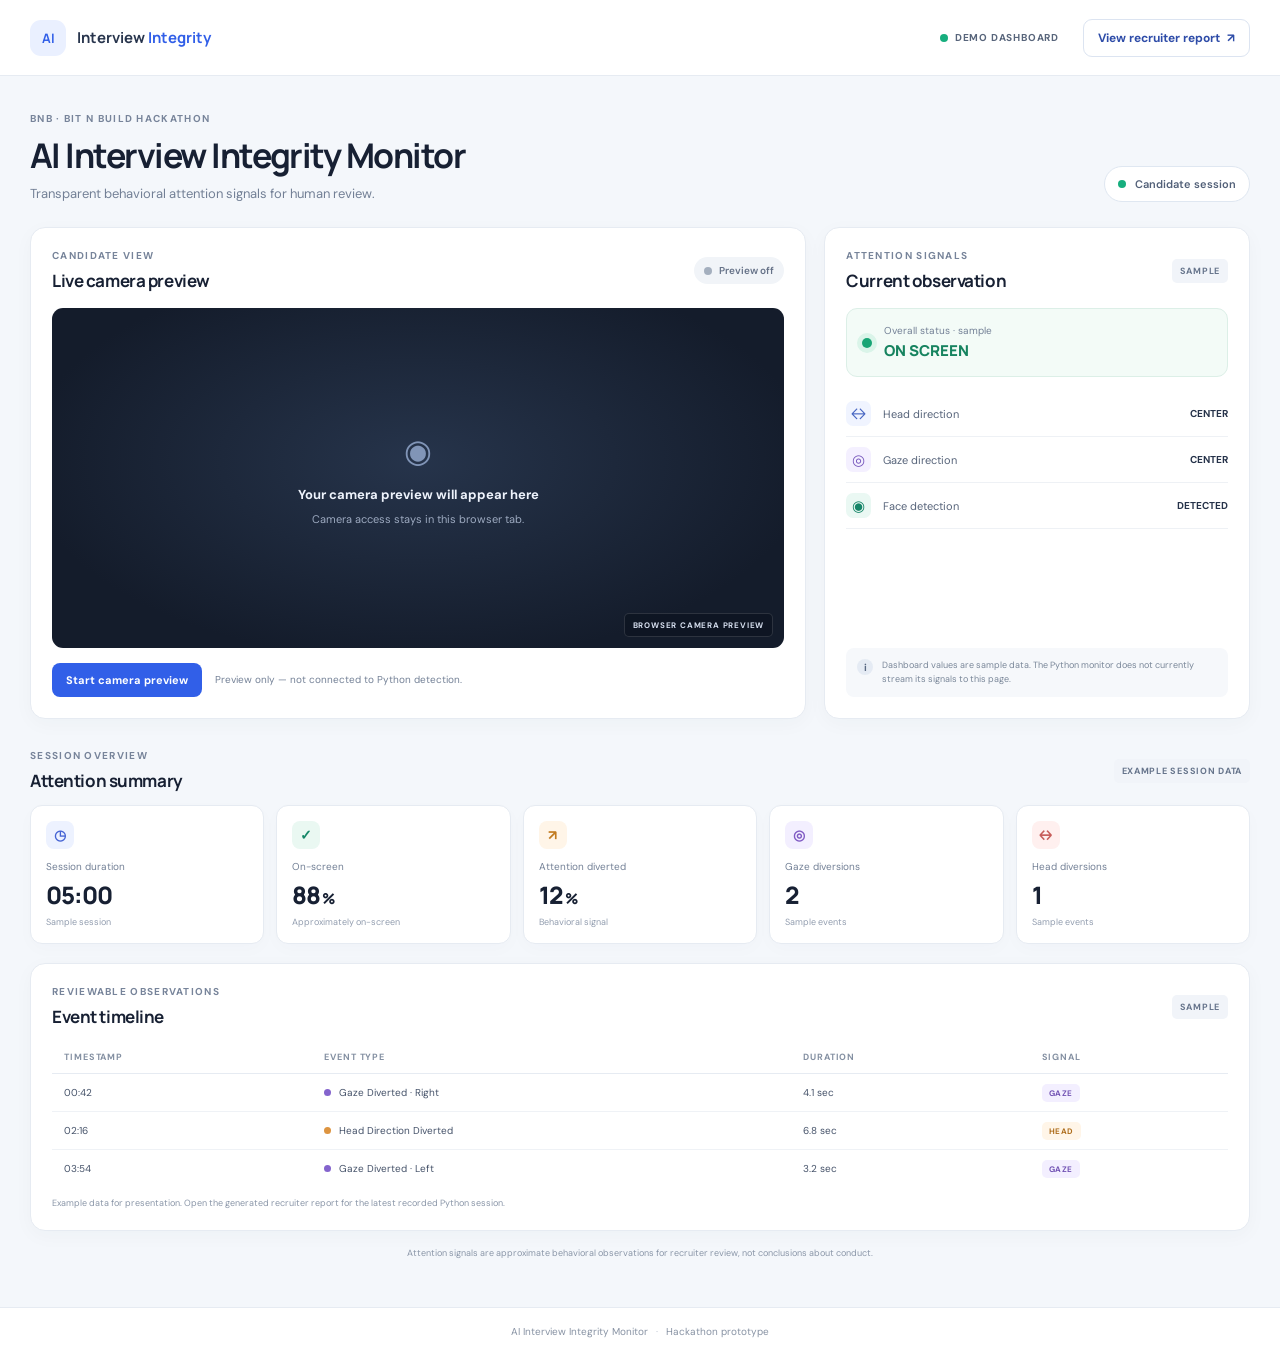
<file: index.html>
<!DOCTYPE html>
<html lang="en">
<head>
    <meta charset="UTF-8">
    <meta name="viewport" content="width=device-width, initial-scale=1">
    <meta name="theme-color" content="#f4f7fb">
    <title>AI Interview Integrity Monitor</title>
    <link rel="stylesheet" href="style.css">
</head>
<body>
    <div class="app-shell">
        <header class="topbar">
            <a class="brand" href="#" aria-label="AI Interview Integrity Monitor home">
                <span class="brand-mark" aria-hidden="true">AI</span>
                <span>Interview <strong>Integrity</strong></span>
            </a>
            <div class="topbar-right">
                <span class="demo-badge"><span class="badge-dot"></span> DEMO DASHBOARD</span>
                <a class="report-link" href="recruiter_report.html" target="_blank" rel="noopener">
                    View recruiter report <span aria-hidden="true">↗</span>
                </a>
            </div>
        </header>

        <main>
            <section class="page-heading">
                <div>
                    <p class="eyebrow">BNB · BIT N BUILD HACKATHON</p>
                    <h1>AI Interview Integrity Monitor</h1>
                    <p class="page-subtitle">Transparent behavioral attention signals for human review.</p>
                </div>
                <div class="session-chip"><span class="live-dot"></span> Candidate session</div>
            </section>

            <section class="monitor-grid" aria-label="Live monitoring">
                <article class="panel camera-panel">
                    <div class="panel-heading">
                        <div>
                            <p class="eyebrow">CANDIDATE VIEW</p>
                            <h2>Live camera preview</h2>
                        </div>
                        <span id="cameraBadge" class="camera-badge"><span class="live-dot"></span> Preview off</span>
                    </div>
                    <div class="video-frame">
                        <video id="webcam" autoplay playsinline muted></video>
                        <div id="cameraPlaceholder" class="camera-placeholder">
                            <span class="camera-icon" aria-hidden="true">◉</span>
                            <strong>Your camera preview will appear here</strong>
                            <span>Camera access stays in this browser tab.</span>
                        </div>
                        <span class="preview-tag">BROWSER CAMERA PREVIEW</span>
                    </div>
                    <div class="camera-actions">
                        <button id="cameraButton" class="primary-button" type="button">Start camera preview</button>
                        <p id="cameraMessage" class="camera-message" role="status">Preview only — not connected to Python detection.</p>
                    </div>
                </article>

                <article class="panel signals-panel">
                    <div class="panel-heading">
                        <div>
                            <p class="eyebrow">ATTENTION SIGNALS</p>
                            <h2>Current observation</h2>
                        </div>
                        <span class="sample-tag">SAMPLE</span>
                    </div>
                    <div class="status-callout">
                        <span class="status-indicator"></span>
                        <div>
                            <span class="label">Overall status · sample</span>
                            <strong id="overallStatus">ON SCREEN</strong>
                        </div>
                    </div>
                    <div class="signal-row">
                        <span class="signal-icon head-icon" aria-hidden="true">↔</span>
                        <span>Head direction</span>
                        <strong id="headStatus">CENTER</strong>
                    </div>
                    <div class="signal-row">
                        <span class="signal-icon gaze-icon" aria-hidden="true">◎</span>
                        <span>Gaze direction</span>
                        <strong id="gazeStatus">CENTER</strong>
                    </div>
                    <div class="signal-row">
                        <span class="signal-icon face-icon" aria-hidden="true">◉</span>
                        <span>Face detection</span>
                        <strong id="faceStatus">DETECTED</strong>
                    </div>
                    <div class="signal-note">
                        <span aria-hidden="true">i</span>
                        Dashboard values are sample data. The Python monitor does not currently stream its signals to this page.
                    </div>
                </article>
            </section>

            <section class="statistics-section">
                <div class="section-heading">
                    <div>
                        <p class="eyebrow">SESSION OVERVIEW</p>
                        <h2>Attention summary</h2>
                    </div>
                    <span class="sample-tag">EXAMPLE SESSION DATA</span>
                </div>
                <div class="stats-grid">
                    <article class="stat-card">
                        <span class="stat-icon blue" aria-hidden="true">◷</span>
                        <span class="stat-label">Session duration</span>
                        <strong id="durationValue">05:00</strong>
                        <span class="stat-footnote">Sample session</span>
                    </article>
                    <article class="stat-card">
                        <span class="stat-icon green" aria-hidden="true">✓</span>
                        <span class="stat-label">On-screen</span>
                        <strong>88<span class="unit">%</span></strong>
                        <span class="stat-footnote">Approximately on-screen</span>
                    </article>
                    <article class="stat-card">
                        <span class="stat-icon amber" aria-hidden="true">↗</span>
                        <span class="stat-label">Attention diverted</span>
                        <strong>12<span class="unit">%</span></strong>
                        <span class="stat-footnote">Behavioral signal</span>
                    </article>
                    <article class="stat-card">
                        <span class="stat-icon violet" aria-hidden="true">◎</span>
                        <span class="stat-label">Gaze diversions</span>
                        <strong>2</strong>
                        <span class="stat-footnote">Sample events</span>
                    </article>
                    <article class="stat-card">
                        <span class="stat-icon rose" aria-hidden="true">↔</span>
                        <span class="stat-label">Head diversions</span>
                        <strong>1</strong>
                        <span class="stat-footnote">Sample events</span>
                    </article>
                </div>
            </section>

            <section class="panel timeline-panel">
                <div class="section-heading">
                    <div>
                        <p class="eyebrow">REVIEWABLE OBSERVATIONS</p>
                        <h2>Event timeline</h2>
                    </div>
                    <span class="sample-tag">SAMPLE</span>
                </div>
                <div class="timeline-table-wrap">
                    <table>
                        <thead>
                            <tr><th>Timestamp</th><th>Event type</th><th>Duration</th><th>Signal</th></tr>
                        </thead>
                        <tbody>
                            <tr>
                                <td>00:42</td>
                                <td><span class="event-dot gaze-dot"></span>Gaze Diverted · Right</td>
                                <td>4.1 sec</td>
                                <td><span class="table-badge gaze-badge">GAZE</span></td>
                            </tr>
                            <tr>
                                <td>02:16</td>
                                <td><span class="event-dot head-dot"></span>Head Direction Diverted</td>
                                <td>6.8 sec</td>
                                <td><span class="table-badge head-badge">HEAD</span></td>
                            </tr>
                            <tr>
                                <td>03:54</td>
                                <td><span class="event-dot gaze-dot"></span>Gaze Diverted · Left</td>
                                <td>3.2 sec</td>
                                <td><span class="table-badge gaze-badge">GAZE</span></td>
                            </tr>
                        </tbody>
                    </table>
                </div>
                <p class="timeline-note">Example data for presentation. Open the generated recruiter report for the latest recorded Python session.</p>
            </section>
            <p class="disclaimer">Attention signals are approximate behavioral observations for recruiter review, not conclusions about conduct.</p>
        </main>
        <footer>AI Interview Integrity Monitor <span>·</span> Hackathon prototype</footer>
    </div>

    <script>
        const cameraButton = document.getElementById("cameraButton");
        const webcam = document.getElementById("webcam");
        const placeholder = document.getElementById("cameraPlaceholder");
        const cameraBadge = document.getElementById("cameraBadge");
        const cameraMessage = document.getElementById("cameraMessage");
        let cameraStream = null;

        cameraButton.addEventListener("click", async () => {
            if (cameraStream) {
                cameraStream.getTracks().forEach((track) => track.stop());
                cameraStream = null;
                webcam.srcObject = null;
                placeholder.hidden = false;
                cameraBadge.innerHTML = '<span class="live-dot"></span> Preview off';
                cameraButton.textContent = "Start camera preview";
                cameraMessage.textContent = "Preview only — not connected to Python detection.";
                return;
            }

            if (!navigator.mediaDevices || !navigator.mediaDevices.getUserMedia) {
                cameraMessage.textContent = "Camera preview needs a supported browser and a secure page context.";
                return;
            }

            cameraButton.disabled = true;
            cameraMessage.textContent = "Waiting for camera permission…";
            try {
                cameraStream = await navigator.mediaDevices.getUserMedia({
                    video: true,
                    audio: false
                });
                webcam.srcObject = cameraStream;
                placeholder.hidden = true;
                cameraBadge.innerHTML = '<span class="live-dot"></span> Preview active';
                cameraButton.textContent = "Stop camera preview";
                cameraMessage.textContent = "Browser preview only — Python detection runs separately.";
            } catch (error) {
                cameraMessage.textContent = `Camera unavailable: ${error.message}`;
            } finally {
                cameraButton.disabled = false;
            }
        });

        window.addEventListener("beforeunload", () => {
            if (cameraStream) {
                cameraStream.getTracks().forEach((track) => track.stop());
            }
        });
    </script>
</body>
</html>
</file>
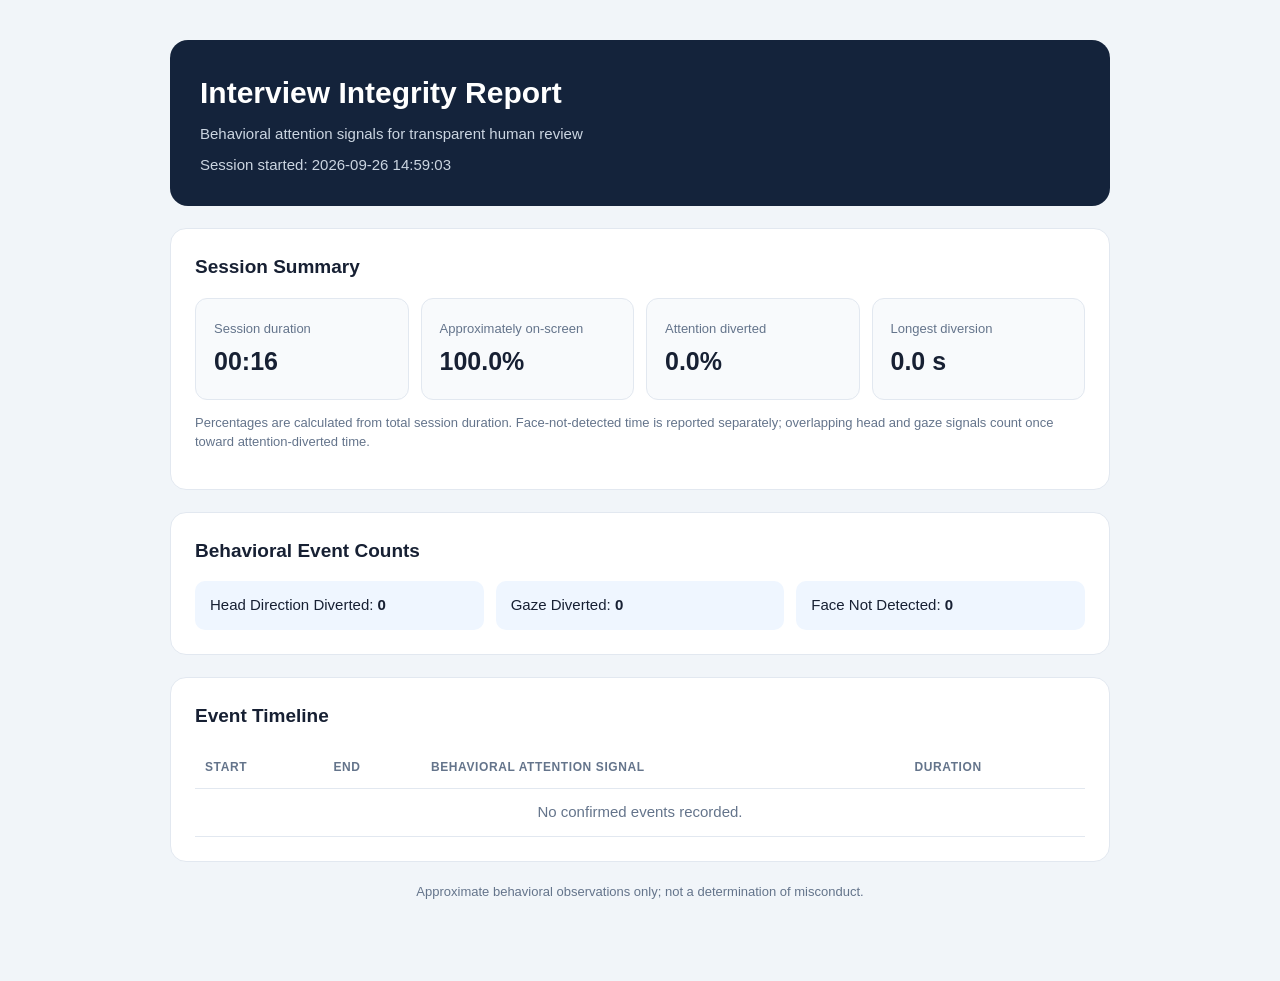
<file: recruiter_report.html>
<!DOCTYPE html>
<html lang="en">
<head>
  <meta charset="UTF-8">
  <meta name="viewport" content="width=device-width, initial-scale=1">
  <title>Interview Integrity Report</title>
  <style>
    :root { color-scheme: light; --ink: #172033; --muted: #64748b; --line: #e2e8f0; --blue: #2563eb; }
    * { box-sizing: border-box; }
    body { margin: 0; background: #f1f5f9; color: var(--ink); font: 15px/1.5 Arial, sans-serif; }
    main { max-width: 980px; margin: 40px auto; padding: 0 20px 40px; }
    header { padding: 30px; background: #14233b; border-radius: 18px; color: white; }
    header p { margin: 8px 0 0; color: #cbd5e1; }
    h1 { margin: 0; font-size: 30px; }
    h2 { margin: 0 0 16px; font-size: 19px; }
    section { margin-top: 22px; padding: 24px; background: white; border: 1px solid var(--line); border-radius: 16px; }
    .cards { display: grid; grid-template-columns: repeat(auto-fit, minmax(180px, 1fr)); gap: 12px; }
    .card { padding: 18px; background: #f8fafc; border: 1px solid var(--line); border-radius: 12px; }
    .label { color: var(--muted); font-size: 13px; }
    .value { display: block; margin-top: 4px; font-size: 25px; font-weight: 700; }
    .counts { display: grid; grid-template-columns: repeat(auto-fit, minmax(180px, 1fr)); gap: 12px; }
    .count { padding: 13px 15px; border-radius: 10px; background: #eff6ff; }
    table { width: 100%; border-collapse: collapse; text-align: left; }
    th, td { padding: 12px 10px; border-bottom: 1px solid var(--line); }
    th { color: var(--muted); font-size: 12px; text-transform: uppercase; letter-spacing: .05em; }
    .empty { color: var(--muted); text-align: center; }
    .note { color: var(--muted); font-size: 13px; }
    footer { margin-top: 20px; color: var(--muted); font-size: 13px; text-align: center; }
    @media (max-width: 600px) { main { margin-top: 18px; padding: 0 12px 24px; } section { padding: 17px; overflow-x: auto; } }
  </style>
</head>
<body>
  <main>
    <header>
      <h1>Interview Integrity Report</h1>
      <p>Behavioral attention signals for transparent human review</p>
      <p>Session started: 2026-09-26 14:59:03</p>
    </header>
    <section>
      <h2>Session Summary</h2>
      <div class="cards">
        <div class="card"><span class="label">Session duration</span><span class="value">00:16</span></div>
        <div class="card"><span class="label">Approximately on-screen</span><span class="value">100.0%</span></div>
        <div class="card"><span class="label">Attention diverted</span><span class="value">0.0%</span></div>
        <div class="card"><span class="label">Longest diversion</span><span class="value">0.0 s</span></div>
      </div>
      <p class="note">Percentages are calculated from total session duration. Face-not-detected time is reported separately; overlapping head and gaze signals count once toward attention-diverted time.</p>
    </section>
    <section>
      <h2>Behavioral Event Counts</h2>
      <div class="counts">
        <div class="count">Head Direction Diverted: <strong>0</strong></div>
        <div class="count">Gaze Diverted: <strong>0</strong></div>
        <div class="count">Face Not Detected: <strong>0</strong></div>
      </div>
    </section>
    <section>
      <h2>Event Timeline</h2>
      <table>
        <thead><tr><th>Start</th><th>End</th><th>Behavioral attention signal</th><th>Duration</th></tr></thead>
        <tbody><tr><td colspan="4" class="empty">No confirmed events recorded.</td></tr></tbody>
      </table>
    </section>
    <footer>Approximate behavioral observations only; not a determination of misconduct.</footer>
  </main>
</body>
</html>
</file>
<file: style.css>
@import url("https://fonts.googleapis.com/css2?family=DM+Sans:wght@400;500;600;700&family=Manrope:wght@400;500;600;700;800&display=swap");

:root {
    color-scheme: light;
    --ink: #172033;
    --muted: #738096;
    --line: #e6ebf2;
    --canvas: #f4f7fb;
    --blue: #315fe8;
    --green: #15966b;
}

* {
    box-sizing: border-box;
}

body {
    margin: 0;
    background: var(--canvas);
    color: var(--ink);
    font-family: "DM Sans", Arial, sans-serif;
    -webkit-font-smoothing: antialiased;
}

button,
a {
    font: inherit;
}

a {
    color: inherit;
    text-decoration: none;
}

.app-shell {
    min-height: 100vh;
}

.topbar {
    height: 76px;
    padding: 0 max(28px, calc((100vw - 1220px) / 2));
    display: flex;
    align-items: center;
    justify-content: space-between;
    background: #fff;
    border-bottom: 1px solid var(--line);
}

.brand,
.topbar-right,
.demo-badge,
.report-link,
.session-chip,
.camera-badge,
.camera-actions,
.section-heading,
.panel-heading {
    display: flex;
    align-items: center;
}

.brand {
    gap: 11px;
    color: #28354d;
    font: 700 15px "Manrope", Arial, sans-serif;
}

.brand strong {
    color: var(--blue);
}

.brand-mark {
    width: 36px;
    height: 36px;
    display: grid;
    place-items: center;
    border-radius: 11px;
    background: #eaf0ff;
    color: var(--blue);
    font-size: 13px;
}

.topbar-right {
    gap: 24px;
}

.demo-badge,
.sample-tag {
    gap: 7px;
    color: #58657b;
    font-size: 10px;
    font-weight: 700;
    letter-spacing: .08em;
}

.badge-dot,
.live-dot {
    width: 8px;
    height: 8px;
    display: inline-block;
    border-radius: 50%;
    background: #17ae7e;
}

.report-link {
    gap: 7px;
    padding: 10px 14px;
    border: 1px solid #dce4f1;
    border-radius: 9px;
    color: #2e4ca8;
    font-size: 12px;
    font-weight: 700;
}

.report-link:hover {
    background: #f4f7ff;
}

main {
    width: min(1220px, calc(100% - 48px));
    margin: 36px auto 48px;
}

.page-heading,
.section-heading {
    display: flex;
    align-items: flex-end;
    justify-content: space-between;
    gap: 20px;
}

.eyebrow {
    margin: 0 0 7px;
    color: #77849a;
    font-size: 10px;
    font-weight: 700;
    letter-spacing: .13em;
}

h1,
h2,
p {
    margin-top: 0;
}

h1,
h2 {
    font-family: "Manrope", Arial, sans-serif;
}

h1 {
    margin-bottom: 7px;
    font-size: clamp(25px, 3vw, 34px);
    letter-spacing: -.045em;
}

h2 {
    margin: 0;
    font-size: 17px;
    letter-spacing: -.025em;
}

.page-subtitle {
    margin: 0;
    color: var(--muted);
    font-size: 13px;
}

.session-chip {
    gap: 9px;
    padding: 10px 13px;
    border: 1px solid #dfe7f1;
    border-radius: 999px;
    background: #fff;
    color: #526078;
    font-size: 11px;
    font-weight: 600;
}

.monitor-grid {
    display: grid;
    grid-template-columns: minmax(0, 1.55fr) minmax(300px, .85fr);
    gap: 18px;
    margin-top: 25px;
}

.panel {
    border: 1px solid var(--line);
    border-radius: 15px;
    background: #fff;
    box-shadow: 0 5px 20px rgb(31 48 79 / 3%);
}

.camera-panel,
.signals-panel {
    padding: 21px;
}

.panel-heading {
    justify-content: space-between;
    margin-bottom: 16px;
}

.camera-badge {
    gap: 7px;
    padding: 7px 10px;
    border-radius: 999px;
    background: #f1f4f8;
    color: #657187;
    font-size: 10px;
    font-weight: 600;
}

.camera-badge .live-dot {
    background: #a4afbe;
}

.video-frame {
    position: relative;
    height: clamp(230px, 31vw, 340px);
    overflow: hidden;
    border-radius: 11px;
    background: radial-gradient(ellipse at 50% 45%, #26344b 0, #141c2b 76%);
}

.video-frame video {
    width: 100%;
    height: 100%;
    object-fit: cover;
}

.camera-placeholder {
    position: absolute;
    inset: 0;
    display: flex;
    flex-direction: column;
    align-items: center;
    justify-content: center;
    gap: 9px;
    color: #eef3fc;
}

.camera-placeholder[hidden] {
    display: none;
}

.camera-placeholder strong {
    font-size: 13px;
}

.camera-placeholder > span:last-child {
    color: #9daac0;
    font-size: 11px;
}

.camera-icon {
    margin-bottom: 5px;
    color: #8195b7;
    font-size: 32px;
}

.preview-tag {
    position: absolute;
    right: 11px;
    bottom: 11px;
    padding: 6px 8px;
    border: 1px solid rgb(255 255 255 / 13%);
    border-radius: 5px;
    background: rgb(12 19 31 / 65%);
    color: #d6dfef;
    font-size: 8px;
    font-weight: 700;
    letter-spacing: .1em;
}

.camera-actions {
    gap: 13px;
    margin-top: 15px;
}

.primary-button {
    padding: 10px 14px;
    border: 0;
    border-radius: 8px;
    background: var(--blue);
    color: white;
    cursor: pointer;
    font-size: 11px;
    font-weight: 700;
}

.primary-button:hover {
    background: #244ed0;
}

.primary-button:disabled {
    cursor: wait;
    opacity: .65;
}

.camera-message {
    margin: 0;
    color: var(--muted);
    font-size: 10px;
    line-height: 1.4;
}

.signals-panel {
    display: flex;
    flex-direction: column;
}

.sample-tag {
    padding: 6px 8px;
    border-radius: 5px;
    background: #f1f4f9;
    color: #66748b;
    font-size: 9px;
}

.status-callout {
    display: flex;
    align-items: center;
    gap: 12px;
    margin-bottom: 14px;
    padding: 15px;
    border: 1px solid #dcefe7;
    border-radius: 11px;
    background: #f3fbf7;
}

.status-indicator {
    width: 10px;
    height: 10px;
    border-radius: 50%;
    background: #18a575;
    box-shadow: 0 0 0 5px #daf4e9;
}

.status-callout .label,
.stat-label {
    display: block;
    color: var(--muted);
    font-size: 10px;
}

.status-callout strong {
    display: block;
    margin-top: 3px;
    color: #16835f;
    font: 800 15px "Manrope", Arial, sans-serif;
}

.signal-row {
    min-height: 46px;
    display: grid;
    grid-template-columns: 28px 1fr auto;
    align-items: center;
    gap: 9px;
    border-bottom: 1px solid #eef1f5;
    color: #57647a;
    font-size: 11px;
}

.signal-row strong {
    color: #26334a;
    font-size: 10px;
}

.signal-icon {
    width: 25px;
    height: 25px;
    display: grid;
    place-items: center;
    border-radius: 7px;
    background: #f0f4ff;
    color: #4665c2;
    font-size: 15px;
}

.gaze-icon {
    background: #f4f0ff;
    color: #7555bc;
}

.face-icon {
    background: #eaf8f3;
    color: #168568;
}

.signal-note {
    display: flex;
    gap: 9px;
    margin-top: auto;
    padding: 11px;
    border-radius: 8px;
    background: #f6f8fb;
    color: #7a8799;
    font-size: 9px;
    line-height: 1.5;
}

.signal-note > span {
    flex: 0 0 16px;
    width: 16px;
    height: 16px;
    display: grid;
    place-items: center;
    border-radius: 50%;
    background: #e5ebf4;
    color: #596982;
    font-size: 10px;
    font-weight: 700;
}

.statistics-section {
    margin-top: 30px;
}

.section-heading {
    align-items: center;
    margin-bottom: 13px;
}

.stats-grid {
    display: grid;
    grid-template-columns: repeat(5, minmax(0, 1fr));
    gap: 12px;
}

.stat-card {
    min-height: 137px;
    padding: 15px;
    border: 1px solid var(--line);
    border-radius: 12px;
    background: #fff;
    box-shadow: 0 5px 18px rgb(31 48 79 / 2%);
}

.stat-icon {
    width: 28px;
    height: 28px;
    display: grid;
    place-items: center;
    margin-bottom: 11px;
    border-radius: 8px;
    font-size: 14px;
    font-weight: 700;
}

.blue { background: #edf2ff; color: #4664d4; }
.green { background: #eaf8f2; color: #168768; }
.amber { background: #fff5e8; color: #c27b20; }
.violet { background: #f3efff; color: #805bc4; }
.rose { background: #fff0ef; color: #c75d5a; }

.stat-card strong {
    display: block;
    margin-top: 5px;
    font: 800 24px "Manrope", Arial, sans-serif;
    letter-spacing: -.04em;
}

.unit {
    margin-left: 2px;
    font-size: 15px;
}

.stat-footnote {
    display: block;
    margin-top: 5px;
    color: #929daf;
    font-size: 9px;
}

.timeline-panel {
    margin-top: 19px;
    padding: 21px;
}

.timeline-table-wrap {
    overflow-x: auto;
}

table {
    width: 100%;
    border-collapse: collapse;
    text-align: left;
    white-space: nowrap;
}

th {
    padding: 10px 12px;
    border-bottom: 1px solid var(--line);
    color: #8490a2;
    font-size: 9px;
    font-weight: 700;
    letter-spacing: .1em;
    text-transform: uppercase;
}

td {
    padding: 12px;
    border-bottom: 1px solid #eff2f6;
    color: #455269;
    font-size: 10px;
}

tbody tr:last-child td {
    border-bottom: 0;
}

.event-dot {
    width: 7px;
    height: 7px;
    display: inline-block;
    margin-right: 8px;
    border-radius: 50%;
}

.gaze-dot { background: #8464cd; }
.head-dot { background: #dd9440; }

.table-badge {
    padding: 4px 7px;
    border-radius: 5px;
    font-size: 8px;
    font-weight: 700;
    letter-spacing: .07em;
}

.gaze-badge { background: #f3efff; color: #7152b4; }
.head-badge { background: #fff5e8; color: #ae6d1c; }

.timeline-note,
.disclaimer {
    color: #8a96a8;
    font-size: 9px;
}

.timeline-note {
    margin: 10px 0 0;
}

.disclaimer {
    margin: 16px 0 0;
    text-align: center;
}

footer {
    padding: 17px;
    border-top: 1px solid var(--line);
    background: #fff;
    color: #8792a3;
    font-size: 10px;
    text-align: center;
}

footer span {
    padding: 0 5px;
    color: #bac3d0;
}

@media (max-width: 850px) {
    .monitor-grid {
        grid-template-columns: 1fr;
    }

    .stats-grid {
        grid-template-columns: repeat(3, minmax(0, 1fr));
    }
}

@media (max-width: 560px) {
    .topbar {
        height: auto;
        min-height: 68px;
        padding: 12px 16px;
    }

    .topbar-right {
        gap: 8px;
    }

    .demo-badge {
        display: none;
    }

    .report-link {
        padding: 8px 9px;
        font-size: 10px;
    }

    main {
        width: calc(100% - 28px);
        margin-top: 25px;
    }

    .page-heading {
        align-items: flex-start;
        flex-direction: column;
    }

    .session-chip {
        display: none;
    }

    .stats-grid {
        grid-template-columns: repeat(2, minmax(0, 1fr));
    }

    .camera-panel,
    .signals-panel,
    .timeline-panel {
        padding: 15px;
    }

    .camera-actions {
        align-items: flex-start;
        flex-direction: column;
        gap: 9px;
    }
}
</file>
